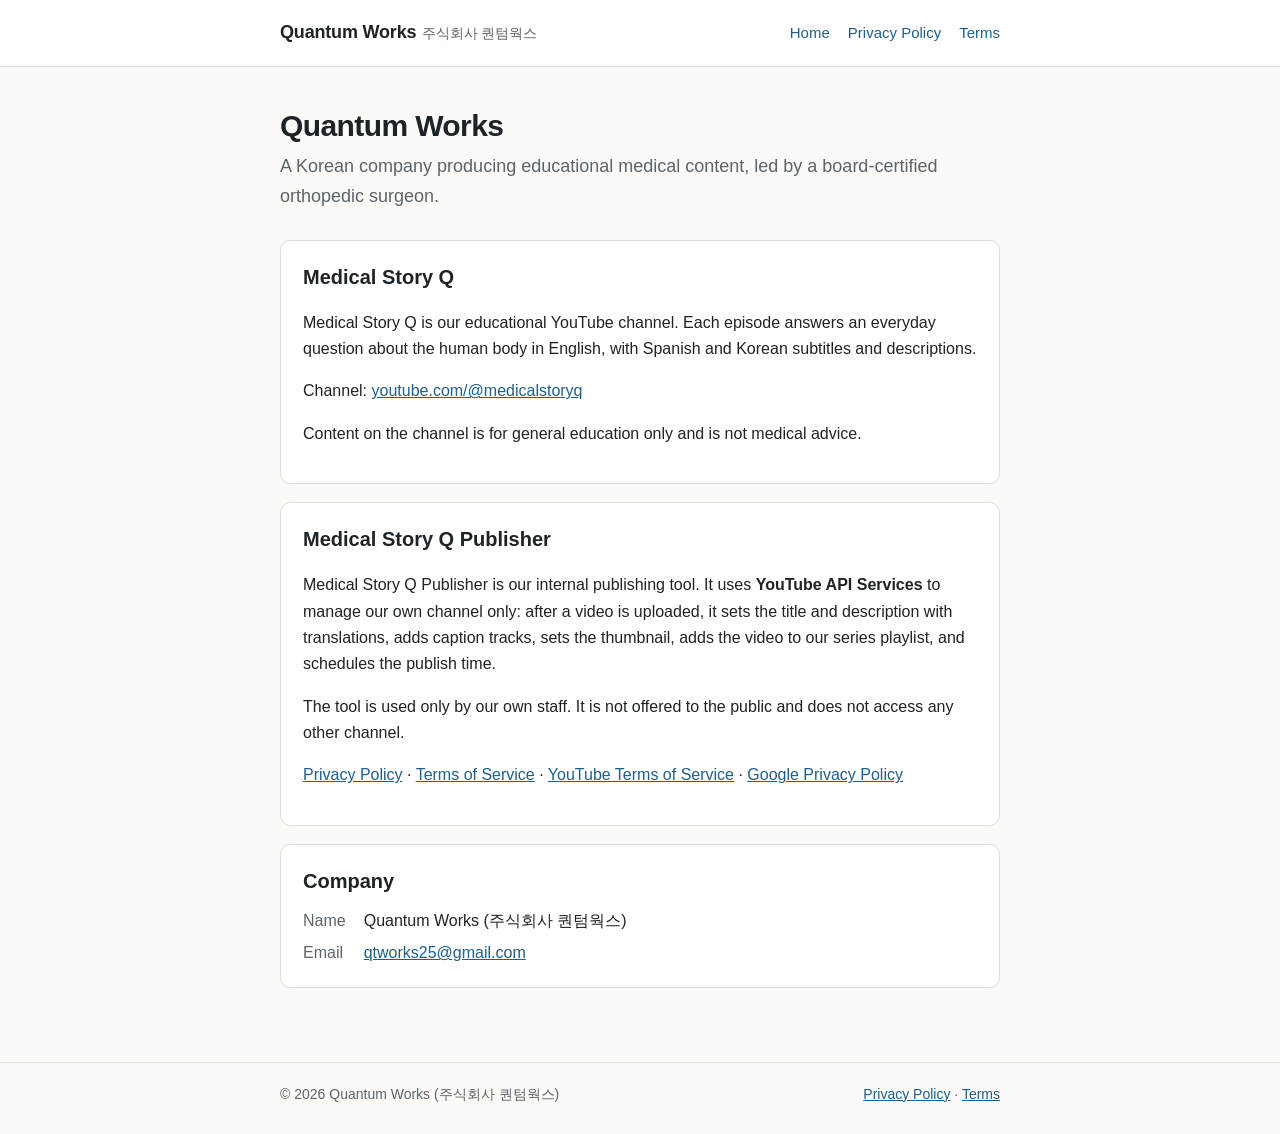
<file: index.html>
<!doctype html>
<html lang="en">
<head>
<meta charset="utf-8">
<meta name="viewport" content="width=device-width, initial-scale=1">
<title>Quantum Works</title>
<meta name="description" content="Quantum Works Co., Ltd. (주식회사 퀀텀웍스) — producer of the Medical Story Q educational channel.">
<link rel="stylesheet" href="style.css">
</head>
<body>
<header class="site"><div class="wrap">
  <a class="brand" href="index.html">Quantum Works<small>주식회사 퀀텀웍스</small></a>
  <nav><a href="index.html">Home</a><a href="privacy.html">Privacy Policy</a><a href="terms.html">Terms</a></nav>
</div></header>

<main><div class="wrap">
  <h1>Quantum Works</h1>
  <p class="lead">A Korean company producing educational medical content, led by a board-certified orthopedic surgeon.</p>

  <div class="card">
    <h2>Medical Story Q</h2>
    <p>Medical Story Q is our educational YouTube channel. Each episode answers an everyday question about the human body in English, with Spanish and Korean subtitles and descriptions.</p>
    <p>Channel: <a href="https://www.youtube.com/@medicalstoryq">youtube.com/@medicalstoryq</a></p>
    <p>Content on the channel is for general education only and is not medical advice.</p>
  </div>

  <div class="card">
    <h2>Medical Story Q Publisher</h2>
    <p>Medical Story Q Publisher is our internal publishing tool. It uses <strong>YouTube API Services</strong> to manage our own channel only: after a video is uploaded, it sets the title and description with translations, adds caption tracks, sets the thumbnail, adds the video to our series playlist, and schedules the publish time.</p>
    <p>The tool is used only by our own staff. It is not offered to the public and does not access any other channel.</p>
    <p><a href="privacy.html">Privacy Policy</a> · <a href="terms.html">Terms of Service</a> · <a href="https://www.youtube.com/t/terms">YouTube Terms of Service</a> · <a href="https://policies.google.com/privacy">Google Privacy Policy</a></p>
  </div>

  <div class="card">
    <h2>Company</h2>
    <dl>
      <dt>Name</dt><dd>Quantum Works (주식회사 퀀텀웍스)</dd>
      <dt>Email</dt><dd><a href="mailto:qtworks25@gmail.com">qtworks25@gmail.com</a></dd>
    </dl>
  </div>
</div></main>

<footer class="site"><div class="wrap">
  <span>© 2026 Quantum Works (주식회사 퀀텀웍스)</span>
  <span><a href="privacy.html">Privacy Policy</a> · <a href="terms.html">Terms</a></span>
</div></footer>
</body>
</html>
</file>
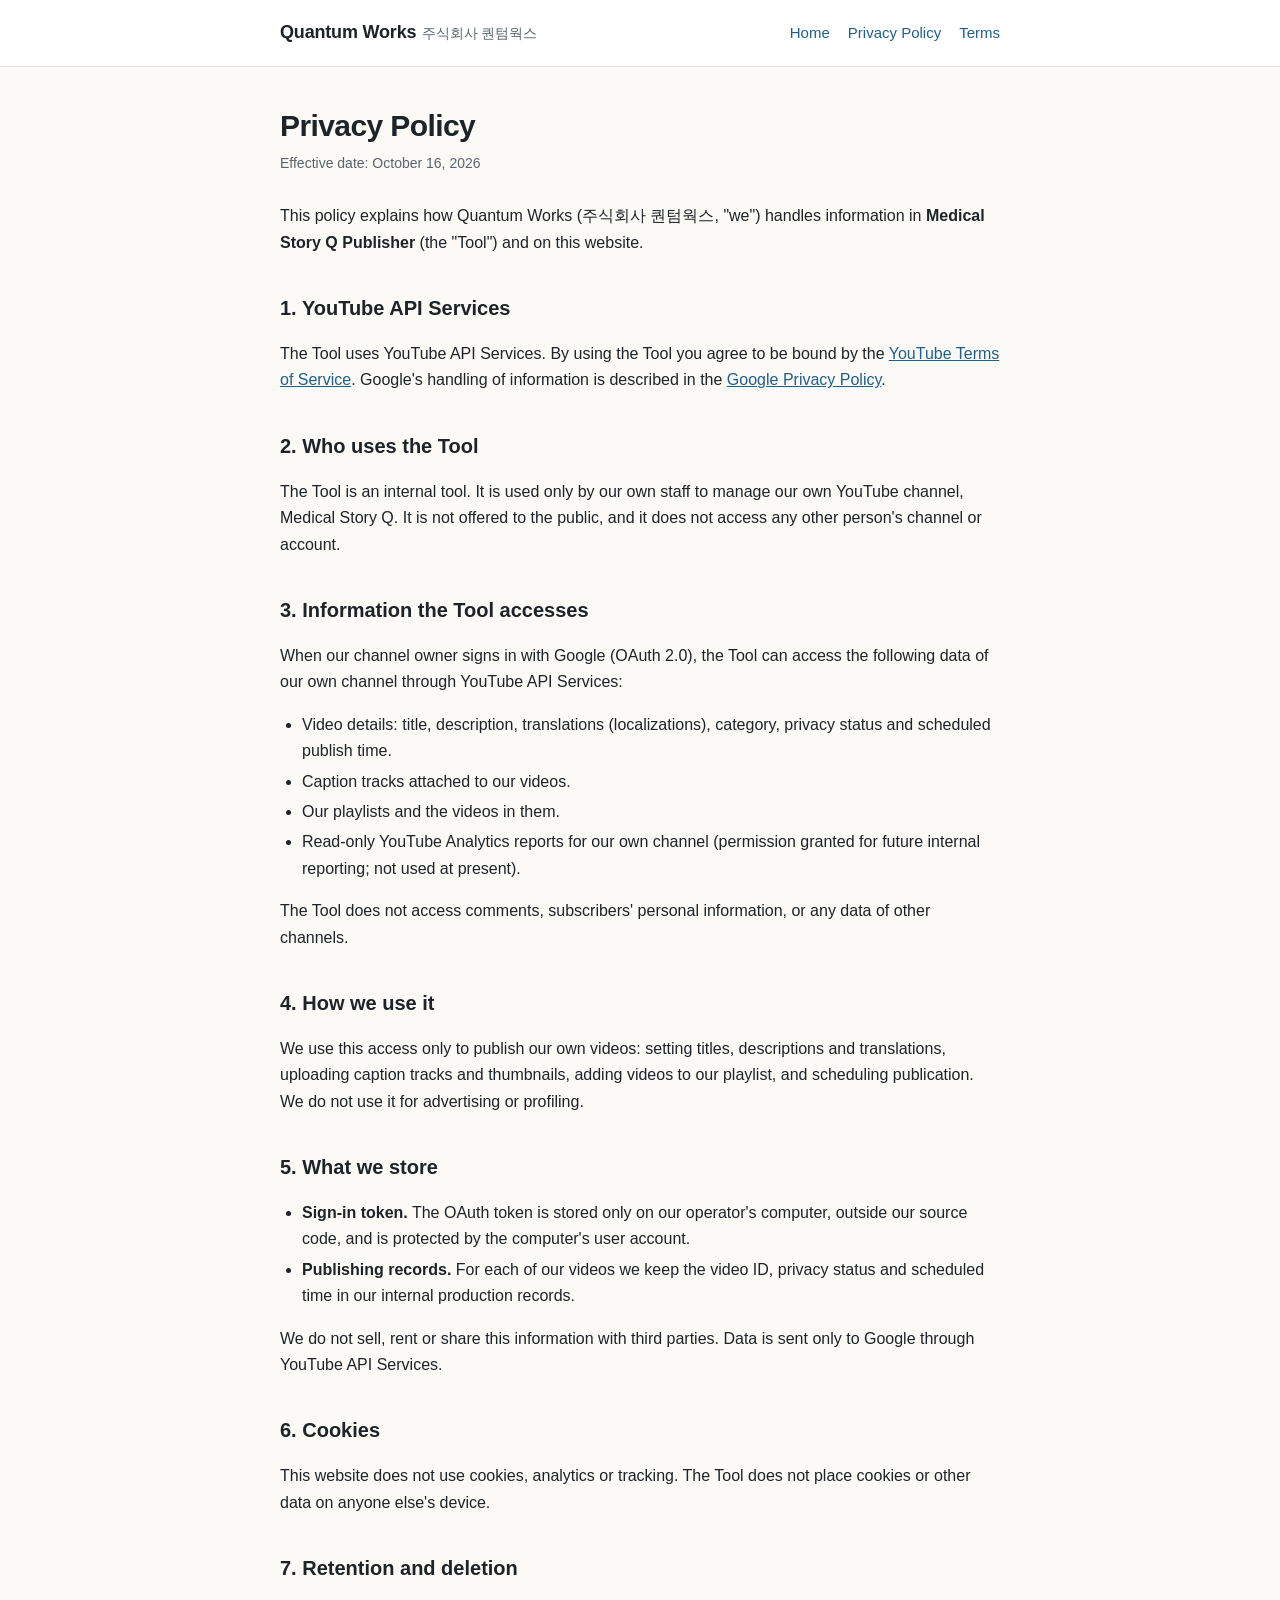
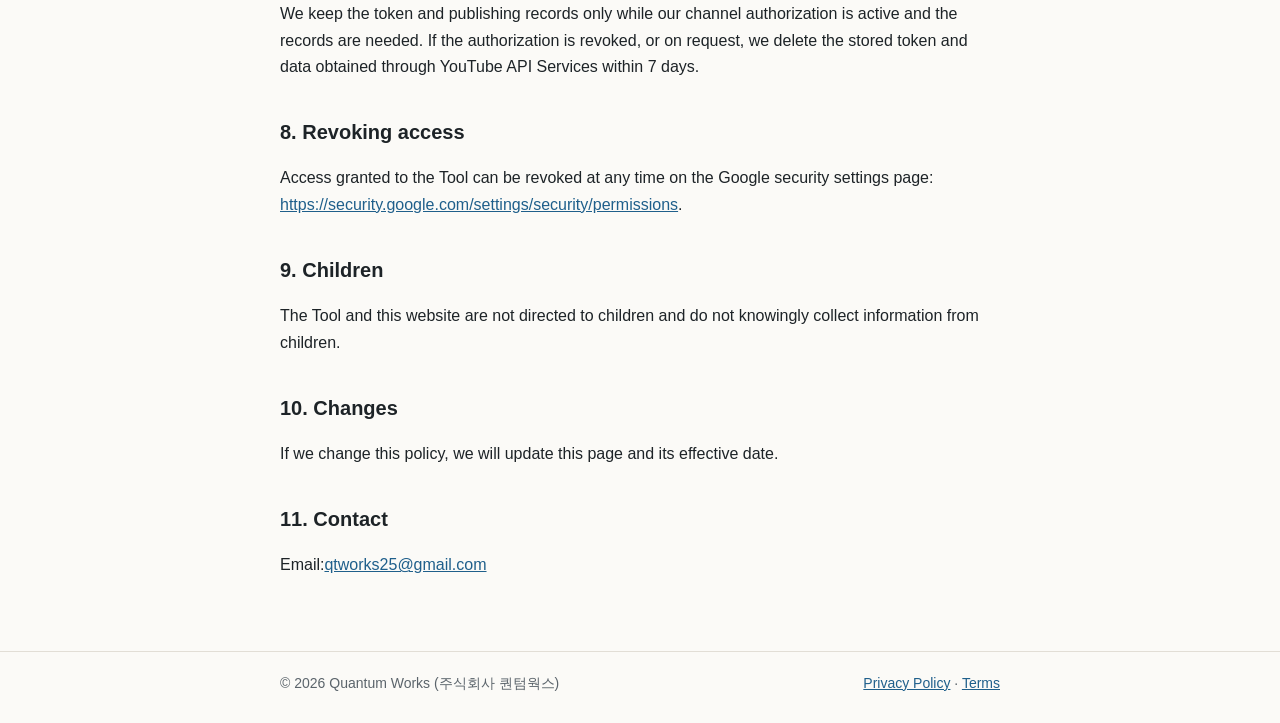
<file: privacy.html>
<!doctype html>
<html lang="en">
<head>
<meta charset="utf-8">
<meta name="viewport" content="width=device-width, initial-scale=1">
<title>Privacy Policy — Quantum Works</title>
<link rel="stylesheet" href="style.css">
</head>
<body>
<header class="site"><div class="wrap">
  <a class="brand" href="index.html">Quantum Works<small>주식회사 퀀텀웍스</small></a>
  <nav><a href="index.html">Home</a><a href="privacy.html">Privacy Policy</a><a href="terms.html">Terms</a></nav>
</div></header>

<main><div class="wrap">
  <h1>Privacy Policy</h1>
  <p class="meta">Effective date: October 16, 2026</p>

  <p>This policy explains how Quantum Works (주식회사 퀀텀웍스, "we") handles information in <strong>Medical Story Q Publisher</strong> (the "Tool") and on this website.</p>

  <h2>1. YouTube API Services</h2>
  <p>The Tool uses YouTube API Services. By using the Tool you agree to be bound by the <a href="https://www.youtube.com/t/terms">YouTube Terms of Service</a>. Google's handling of information is described in the <a href="https://policies.google.com/privacy">Google Privacy Policy</a>.</p>

  <h2>2. Who uses the Tool</h2>
  <p>The Tool is an internal tool. It is used only by our own staff to manage our own YouTube channel, Medical Story Q. It is not offered to the public, and it does not access any other person's channel or account.</p>

  <h2>3. Information the Tool accesses</h2>
  <p>When our channel owner signs in with Google (OAuth 2.0), the Tool can access the following data of our own channel through YouTube API Services:</p>
  <ul>
    <li>Video details: title, description, translations (localizations), category, privacy status and scheduled publish time.</li>
    <li>Caption tracks attached to our videos.</li>
    <li>Our playlists and the videos in them.</li>
    <li>Read-only YouTube Analytics reports for our own channel (permission granted for future internal reporting; not used at present).</li>
  </ul>
  <p>The Tool does not access comments, subscribers' personal information, or any data of other channels.</p>

  <h2>4. How we use it</h2>
  <p>We use this access only to publish our own videos: setting titles, descriptions and translations, uploading caption tracks and thumbnails, adding videos to our playlist, and scheduling publication. We do not use it for advertising or profiling.</p>

  <h2>5. What we store</h2>
  <ul>
    <li><strong>Sign-in token.</strong> The OAuth token is stored only on our operator's computer, outside our source code, and is protected by the computer's user account.</li>
    <li><strong>Publishing records.</strong> For each of our videos we keep the video ID, privacy status and scheduled time in our internal production records.</li>
  </ul>
  <p>We do not sell, rent or share this information with third parties. Data is sent only to Google through YouTube API Services.</p>

  <h2>6. Cookies</h2>
  <p>This website does not use cookies, analytics or tracking. The Tool does not place cookies or other data on anyone else's device.</p>

  <h2>7. Retention and deletion</h2>
  <p>We keep the token and publishing records only while our channel authorization is active and the records are needed. If the authorization is revoked, or on request, we delete the stored token and data obtained through YouTube API Services within 7 days.</p>

  <h2>8. Revoking access</h2>
  <p>Access granted to the Tool can be revoked at any time on the Google security settings page: <a href="https://security.google.com/settings/security/permissions">https://security.google.com/settings/security/permissions</a>.</p>

  <h2>9. Children</h2>
  <p>The Tool and this website are not directed to children and do not knowingly collect information from children.</p>

  <h2>10. Changes</h2>
  <p>If we change this policy, we will update this page and its effective date.</p>

  <h2>11. Contact</h2>
  <p>Email:<a href="mailto:qtworks25@gmail.com">qtworks25@gmail.com</a></p>
</div></main>

<footer class="site"><div class="wrap">
  <span>© 2026 Quantum Works (주식회사 퀀텀웍스)</span>
  <span><a href="privacy.html">Privacy Policy</a> · <a href="terms.html">Terms</a></span>
</div></footer>
</body>
</html>
</file>
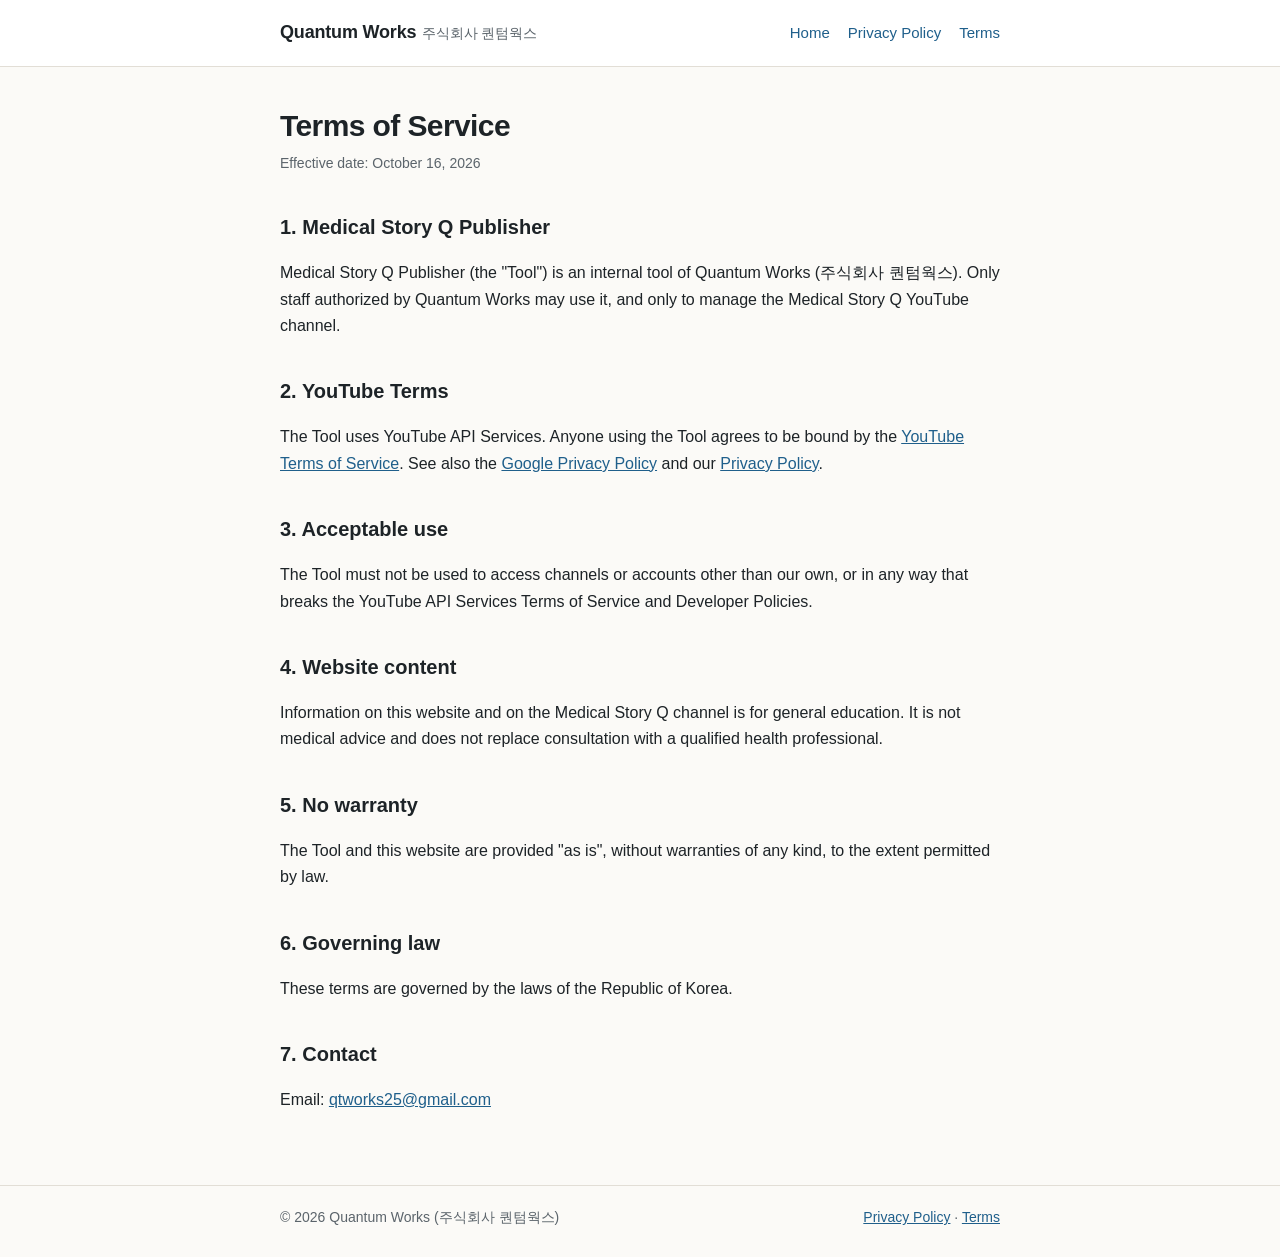
<file: terms.html>
<!doctype html>
<html lang="en">
<head>
<meta charset="utf-8">
<meta name="viewport" content="width=device-width, initial-scale=1">
<title>Terms of Service — Quantum Works</title>
<link rel="stylesheet" href="style.css">
</head>
<body>
<header class="site"><div class="wrap">
  <a class="brand" href="index.html">Quantum Works<small>주식회사 퀀텀웍스</small></a>
  <nav><a href="index.html">Home</a><a href="privacy.html">Privacy Policy</a><a href="terms.html">Terms</a></nav>
</div></header>

<main><div class="wrap">
  <h1>Terms of Service</h1>
  <p class="meta">Effective date: October 16, 2026</p>

  <h2>1. Medical Story Q Publisher</h2>
  <p>Medical Story Q Publisher (the "Tool") is an internal tool of Quantum Works (주식회사 퀀텀웍스). Only staff authorized by Quantum Works may use it, and only to manage the Medical Story Q YouTube channel.</p>

  <h2>2. YouTube Terms</h2>
  <p>The Tool uses YouTube API Services. Anyone using the Tool agrees to be bound by the <a href="https://www.youtube.com/t/terms">YouTube Terms of Service</a>. See also the <a href="https://policies.google.com/privacy">Google Privacy Policy</a> and our <a href="privacy.html">Privacy Policy</a>.</p>

  <h2>3. Acceptable use</h2>
  <p>The Tool must not be used to access channels or accounts other than our own, or in any way that breaks the YouTube API Services Terms of Service and Developer Policies.</p>

  <h2>4. Website content</h2>
  <p>Information on this website and on the Medical Story Q channel is for general education. It is not medical advice and does not replace consultation with a qualified health professional.</p>

  <h2>5. No warranty</h2>
  <p>The Tool and this website are provided "as is", without warranties of any kind, to the extent permitted by law.</p>

  <h2>6. Governing law</h2>
  <p>These terms are governed by the laws of the Republic of Korea.</p>

  <h2>7. Contact</h2>
  <p>Email: <a href="mailto:qtworks25@gmail.com">qtworks25@gmail.com</a></p>
</div></main>

<footer class="site"><div class="wrap">
  <span>© 2026 Quantum Works (주식회사 퀀텀웍스)</span>
  <span><a href="privacy.html">Privacy Policy</a> · <a href="terms.html">Terms</a></span>
</div></footer>
</body>
</html>
</file>
<file: style.css>
:root {
  --bg: #fbfaf7;
  --text: #1d2327;
  --muted: #5b646b;
  --line: #e2ded6;
  --accent: #1f5f8b;
  --card: #ffffff;
}
* { box-sizing: border-box; }
html { -webkit-text-size-adjust: 100%; }
body {
  margin: 0;
  background: var(--bg);
  color: var(--text);
  font: 16px/1.65 -apple-system, BlinkMacSystemFont, "Segoe UI", "Noto Sans KR", "Apple SD Gothic Neo", sans-serif;
}
a { color: var(--accent); }
.wrap { max-width: 760px; margin: 0 auto; padding: 0 20px; }
header.site { border-bottom: 1px solid var(--line); background: var(--card); }
header.site .wrap { display: flex; align-items: center; justify-content: space-between; gap: 16px; padding-top: 18px; padding-bottom: 18px; flex-wrap: wrap; }
.brand { font-weight: 700; font-size: 18px; color: var(--text); text-decoration: none; letter-spacing: -0.01em; }
.brand small { font-weight: 400; color: var(--muted); margin-left: 6px; font-size: 14px; }
nav a { margin-left: 18px; text-decoration: none; font-size: 15px; }
nav a:first-child { margin-left: 0; }
main { padding: 40px 0 56px; }
h1 { font-size: 30px; line-height: 1.25; margin: 0 0 8px; letter-spacing: -0.02em; }
h2 { font-size: 20px; margin: 36px 0 10px; }
h3 { font-size: 17px; margin: 22px 0 6px; }
.lead { font-size: 18px; color: var(--muted); margin: 0 0 28px; }
.meta { color: var(--muted); font-size: 14px; margin: 0 0 28px; }
.card { background: var(--card); border: 1px solid var(--line); border-radius: 10px; padding: 20px 22px; margin: 18px 0; }
.card h2 { margin-top: 0; }
ul { padding-left: 22px; }
li { margin: 4px 0; }
dl { display: grid; grid-template-columns: max-content 1fr; gap: 6px 18px; margin: 0; }
dt { color: var(--muted); }
dd { margin: 0; }
footer.site { border-top: 1px solid var(--line); color: var(--muted); font-size: 14px; }
footer.site .wrap { padding-top: 20px; padding-bottom: 28px; display: flex; justify-content: space-between; gap: 12px; flex-wrap: wrap; }
@media (max-width: 520px) {
  h1 { font-size: 25px; }
  dl { grid-template-columns: 1fr; gap: 2px; }
  dd { margin-bottom: 8px; }
}
</file>
